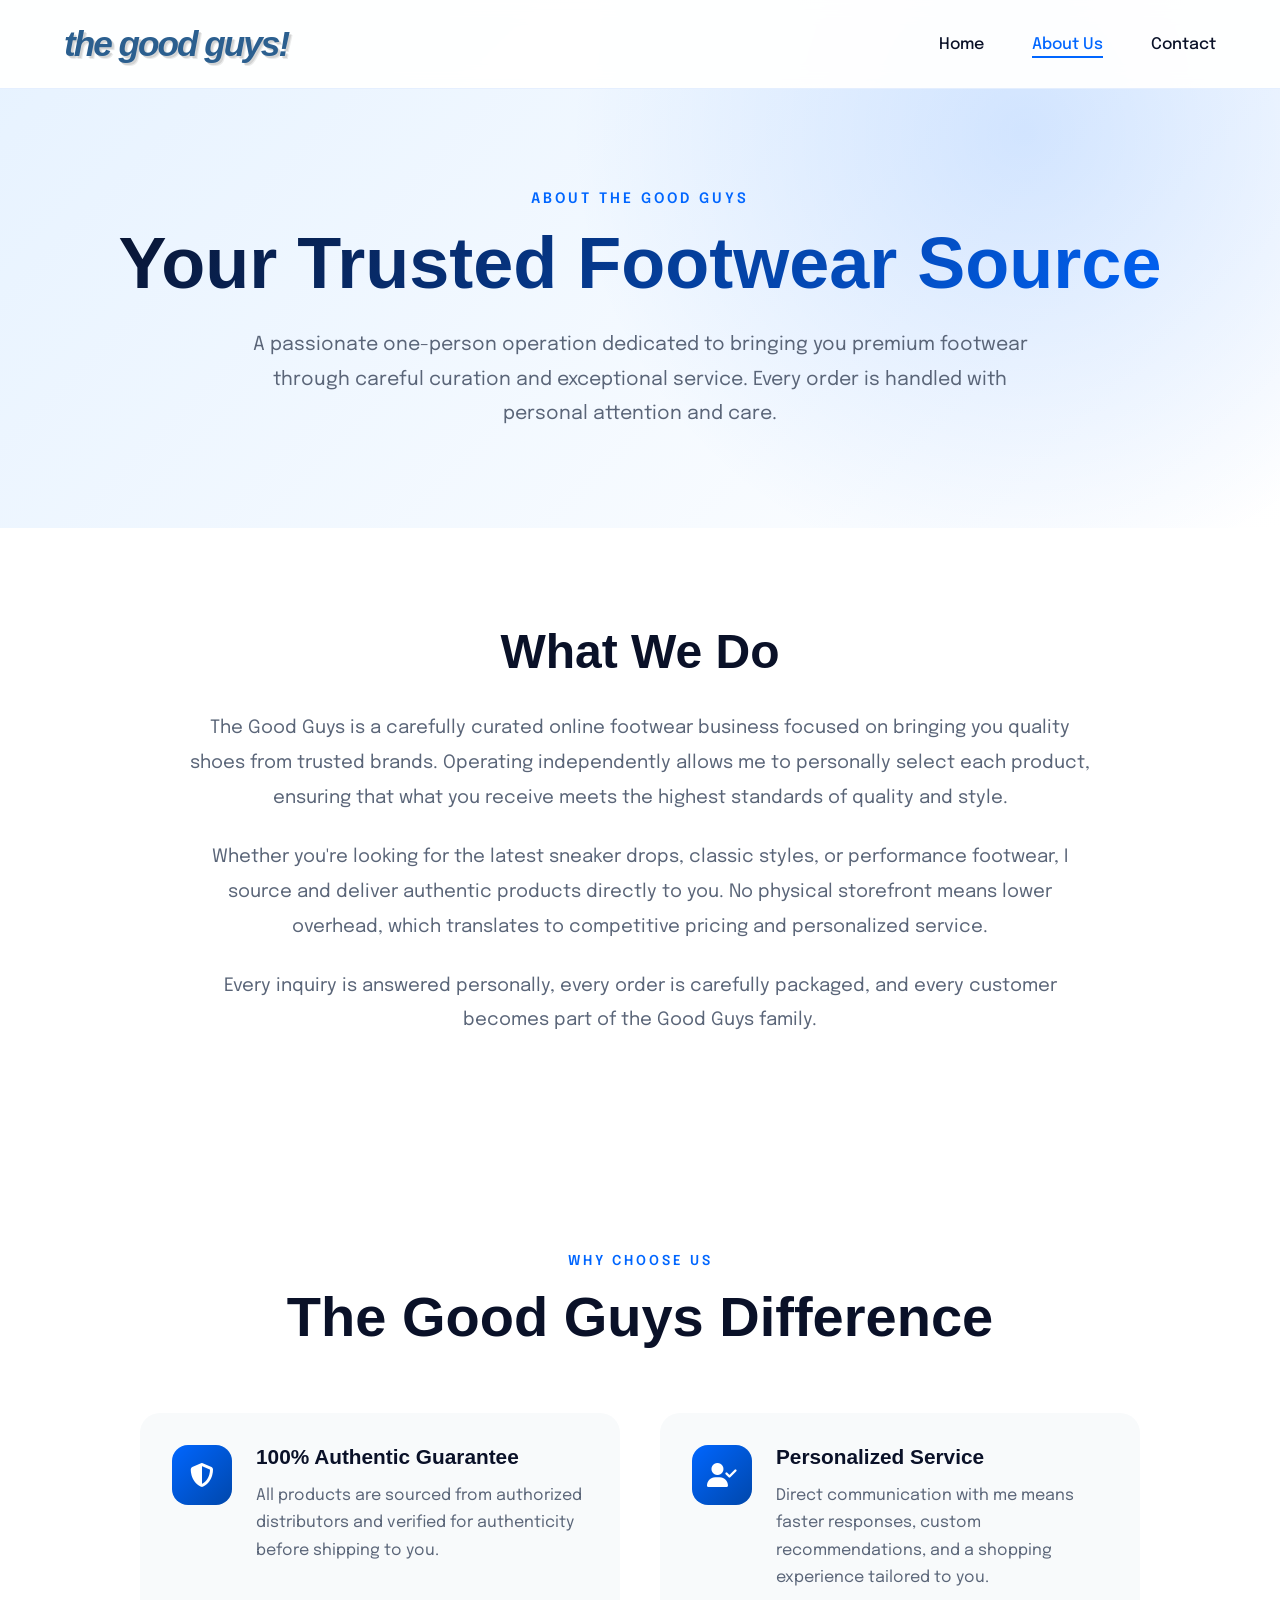
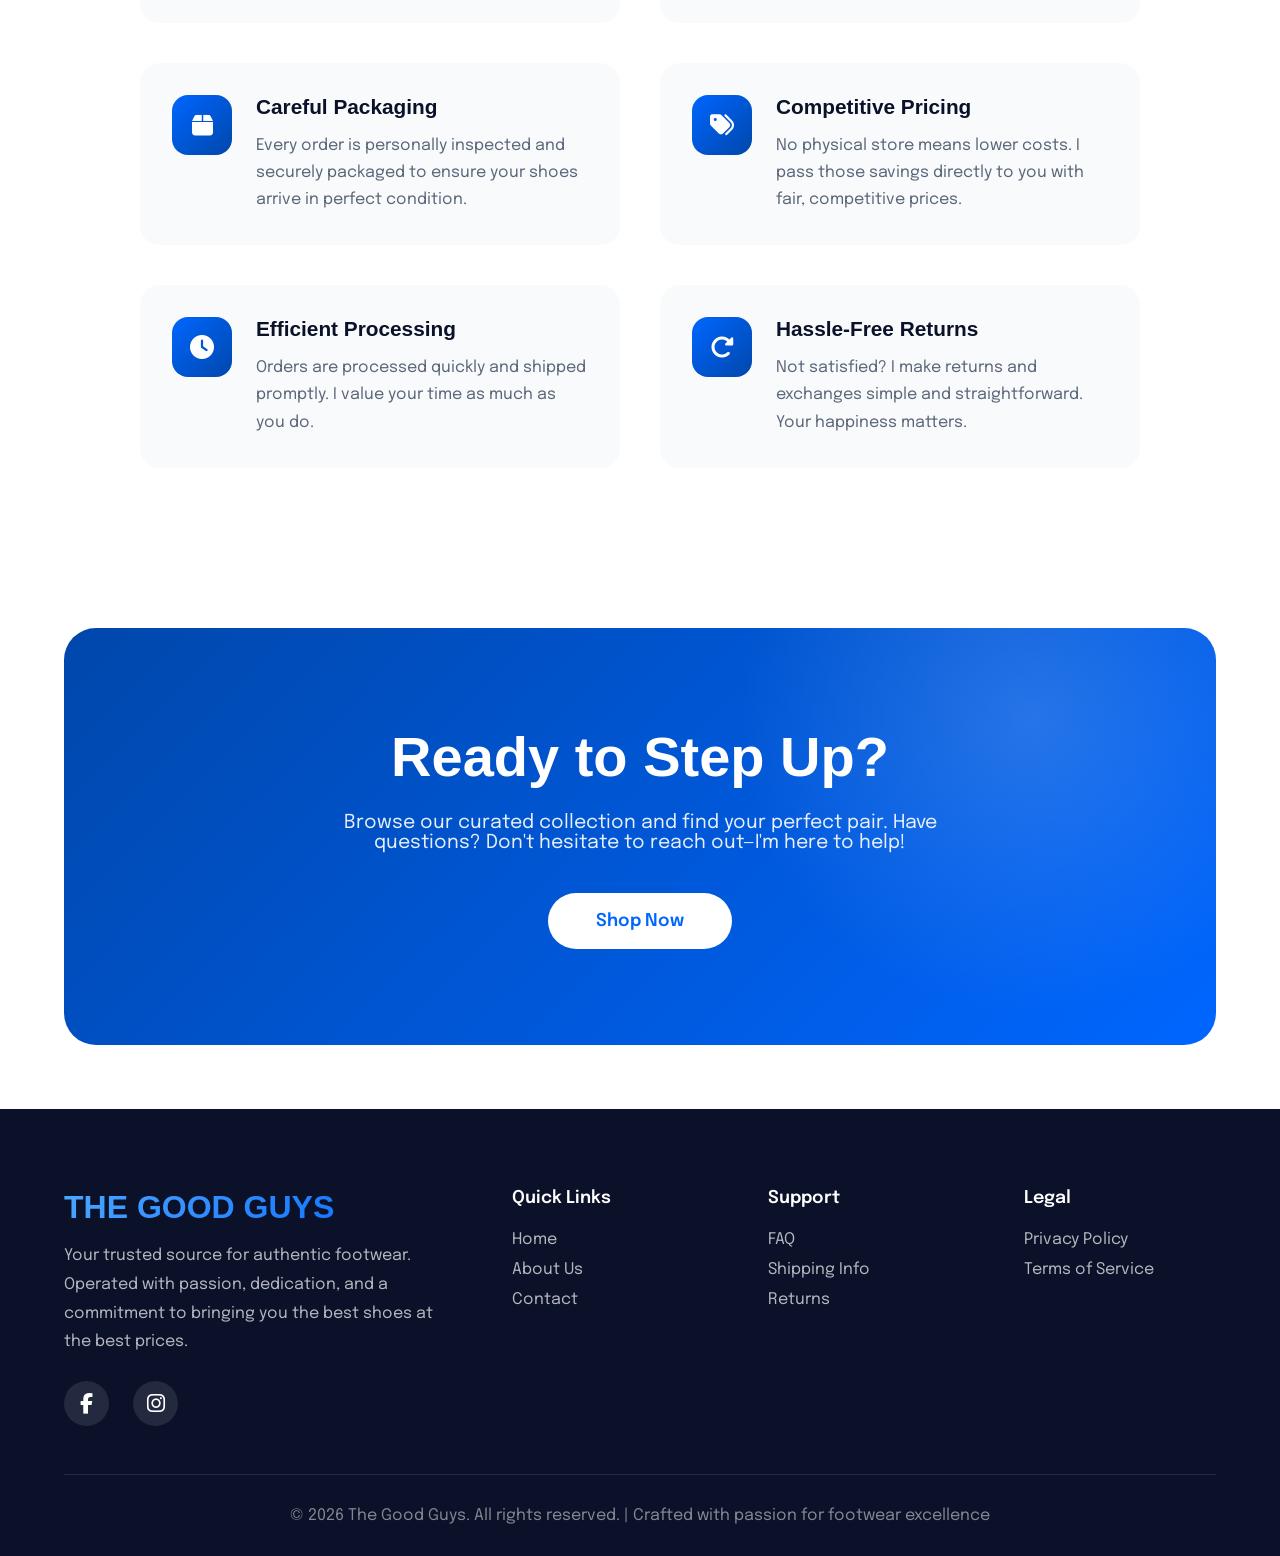
<file: navigations/about.html>
<!DOCTYPE html>
<html lang="en">
<head>
    <meta charset="UTF-8">
    <meta name="viewport" content="width=device-width, initial-scale=1.0">
    <title>About Us - The Good Guys</title>
    <link href="https://fonts.googleapis.com/css2?family=Clash+Display:wght@400;600;700&family=Epilogue:wght@300;400;500;600&display=swap" rel="stylesheet">
    <link rel="stylesheet" href="https://cdnjs.cloudflare.com/ajax/libs/font-awesome/6.4.0/css/all.min.css">
    <style>
        :root {
            --primary-blue: #0066FF;
            --deep-blue: #0047AB;
            --sky-blue: #4DA6FF;
            --ice-blue: #E6F2FF;
            --pure-white: #FFFFFF;
            --off-white: #F8FAFB;
            --dark-text: #0A1128;
            --gray-text: #5A6578;
        }

        * {
            margin: 0;
            padding: 0;
            box-sizing: border-box;
        }

        body {
            font-family: 'Epilogue', sans-serif;
            color: var(--dark-text);
            overflow-x: hidden;
            background: var(--pure-white);
        }

        /* Navigation */
        nav {
            position: fixed;
            top: 0;
            width: 100%;
            padding: 1.5rem 4rem;
            display: flex;
            justify-content: space-between;
            align-items: center;
            z-index: 1000;
            background: rgba(255, 255, 255, 0.95);
            backdrop-filter: blur(10px);
            border-bottom: 1px solid rgba(0, 102, 255, 0.1);
            animation: slideDown 0.8s ease-out;
        }

        @keyframes slideDown {
            from {
                transform: translateY(-100%);
                opacity: 0;
            }
            to {
                transform: translateY(0);
                opacity: 1;
            }
        }

        .logo {
            display: flex;
            align-items: center;
            gap: 0.5rem;
        }

        .logo-text {
            font-family: 'Cooper Black', 'Arial Black', sans-serif;
            font-size: 2.2rem;
            font-weight: 900;
            color: #2B5F8F;
            letter-spacing: -2px;
            text-transform: lowercase;
            position: relative;
            font-style: italic;
            text-shadow: 
                2px 2px 0px rgba(0, 0, 0, 0.1),
                3px 3px 0px rgba(0, 0, 0, 0.08);
            animation: glow 3s ease-in-out infinite;
            text-decoration: none;
        }

        @keyframes glow {
            0%, 100% { filter: drop-shadow(0 0 8px rgba(43, 95, 143, 0.3)); }
            50% { filter: drop-shadow(0 0 20px rgba(43, 95, 143, 0.6)); }
        }

        .nav-links {
            display: flex;
            gap: 3rem;
            list-style: none;
        }

        .nav-links a {
            text-decoration: none;
            color: var(--dark-text);
            font-weight: 500;
            position: relative;
            transition: color 0.3s;
        }

        .nav-links a::after {
            content: '';
            position: absolute;
            bottom: -5px;
            left: 0;
            width: 0;
            height: 2px;
            background: var(--primary-blue);
            transition: width 0.3s ease;
        }

        .nav-links a:hover {
            color: var(--primary-blue);
        }

        .nav-links a:hover::after {
            width: 100%;
        }

        .nav-links a.active {
            color: var(--primary-blue);
        }

        .nav-links a.active::after {
            width: 100%;
        }

        /* Hamburger Menu */
        .hamburger {
            display: none;
            flex-direction: column;
            gap: 5px;
            cursor: pointer;
            z-index: 2000;
        }

        .hamburger span {
            width: 25px;
            height: 3px;
            background: var(--dark-text);
            transition: all 0.3s ease;
            border-radius: 2px;
        }

        .hamburger.active span:nth-child(1) {
            transform: rotate(45deg) translate(8px, 8px);
        }

        .hamburger.active span:nth-child(2) {
            opacity: 0;
        }

        .hamburger.active span:nth-child(3) {
            transform: rotate(-45deg) translate(7px, -7px);
        }

        /* Sidebar */
        .sidebar {
            position: fixed;
            top: 0;
            right: -100%;
            width: 280px;
            height: 100vh;
            background: var(--pure-white);
            box-shadow: -5px 0 25px rgba(0, 0, 0, 0.1);
            z-index: 1500;
            transition: right 0.4s cubic-bezier(0.4, 0, 0.2, 1);
            padding: 6rem 2rem 2rem;
            overflow-y: auto;
        }

        .sidebar.active {
            right: 0;
        }

        .sidebar-overlay {
            position: fixed;
            top: 0;
            left: 0;
            width: 100%;
            height: 100%;
            background: rgba(0, 0, 0, 0.5);
            z-index: 1400;
            opacity: 0;
            visibility: hidden;
            transition: opacity 0.3s ease, visibility 0.3s ease;
        }

        .sidebar-overlay.active {
            opacity: 1;
            visibility: visible;
        }

        .sidebar-links {
            list-style: none;
            padding: 0;
        }

        .sidebar-links li {
            margin-bottom: 0;
        }

        .sidebar-links a {
            display: block;
            padding: 1.2rem 1rem;
            text-decoration: none;
            color: var(--dark-text);
            font-weight: 500;
            font-size: 1.1rem;
            border-bottom: 1px solid var(--ice-blue);
            transition: all 0.3s ease;
            position: relative;
        }

        .sidebar-links a:hover {
            color: var(--primary-blue);
            padding-left: 1.5rem;
            background: var(--ice-blue);
        }

        /* Page Header */
        .page-header {
            padding: 12rem 4rem 6rem;
            background: linear-gradient(135deg, var(--ice-blue) 0%, var(--pure-white) 100%);
            text-align: center;
            position: relative;
            overflow: hidden;
        }

        .page-header::before {
            content: '';
            position: absolute;
            top: -50%;
            right: -20%;
            width: 80%;
            height: 150%;
            background: radial-gradient(circle, rgba(0, 102, 255, 0.15) 0%, transparent 70%);
            animation: float 20s ease-in-out infinite;
        }

        @keyframes float {
            0%, 100% { transform: translate(0, 0) rotate(0deg); }
            33% { transform: translate(50px, -50px) rotate(10deg); }
            66% { transform: translate(-30px, 30px) rotate(-10deg); }
        }

        .page-header-content {
            position: relative;
            z-index: 2;
        }

        .page-tag {
            font-size: 0.9rem;
            font-weight: 600;
            color: var(--primary-blue);
            text-transform: uppercase;
            letter-spacing: 3px;
            margin-bottom: 1rem;
        }

        .page-header h1 {
            font-family: 'Clash Display', sans-serif;
            font-size: 4.5rem;
            font-weight: 700;
            margin-bottom: 1.5rem;
            background: linear-gradient(135deg, var(--dark-text) 0%, var(--primary-blue) 100%);
            -webkit-background-clip: text;
            -webkit-text-fill-color: transparent;
            background-clip: text;
        }

        .page-header p {
            font-size: 1.2rem;
            color: var(--gray-text);
            max-width: 800px;
            margin: 0 auto;
            line-height: 1.8;
        }

        /* Mission Section */
        .mission-section {
            padding: 6rem 4rem;
            background: var(--pure-white);
        }

        .mission-container {
            max-width: 900px;
            margin: 0 auto;
            text-align: center;
        }

        .mission-container h2 {
            font-family: 'Clash Display', sans-serif;
            font-size: 3rem;
            font-weight: 700;
            color: var(--dark-text);
            margin-bottom: 2rem;
        }

        .mission-container p {
            color: var(--gray-text);
            line-height: 1.9;
            margin-bottom: 1.5rem;
            font-size: 1.15rem;
        }

        /* Why Choose Section */
        .why-choose-section {
            padding: 6rem 4rem;
            background: var(--pure-white);
        }

        .section-header {
            text-align: center;
            margin-bottom: 4rem;
        }

        .section-tag {
            font-size: 0.85rem;
            font-weight: 600;
            color: var(--primary-blue);
            text-transform: uppercase;
            letter-spacing: 3px;
            margin-bottom: 1rem;
        }

        .section-header h2 {
            font-family: 'Clash Display', sans-serif;
            font-size: 3.5rem;
            font-weight: 700;
            color: var(--dark-text);
        }

        .why-grid {
            max-width: 1000px;
            margin: 0 auto;
            display: grid;
            grid-template-columns: repeat(2, 1fr);
            gap: 2.5rem;
        }

        .why-item {
            display: flex;
            gap: 1.5rem;
            padding: 2rem;
            background: var(--off-white);
            border-radius: 20px;
            transition: all 0.3s ease;
        }

        .why-item:hover {
            background: var(--ice-blue);
            transform: translateX(10px);
        }

        .why-icon {
            width: 60px;
            height: 60px;
            background: linear-gradient(135deg, var(--primary-blue), var(--deep-blue));
            border-radius: 16px;
            display: flex;
            align-items: center;
            justify-content: center;
            color: white;
            font-size: 1.5rem;
            flex-shrink: 0;
        }

        .why-content h3 {
            font-family: 'Clash Display', sans-serif;
            font-size: 1.3rem;
            font-weight: 600;
            color: var(--dark-text);
            margin-bottom: 0.8rem;
        }

        .why-content p {
            color: var(--gray-text);
            line-height: 1.7;
        }

        /* CTA Section */
        .cta-section {
            padding: 6rem 4rem;
            margin: 4rem;
            background: linear-gradient(135deg, var(--deep-blue) 0%, var(--primary-blue) 100%);
            border-radius: 32px;
            text-align: center;
            position: relative;
            overflow: hidden;
        }

        .cta-section::before {
            content: '';
            position: absolute;
            top: -50%;
            right: -10%;
            width: 600px;
            height: 600px;
            background: radial-gradient(circle, rgba(255, 255, 255, 0.15) 0%, transparent 70%);
            animation: pulse 4s ease-in-out infinite;
        }

        @keyframes pulse {
            0%, 100% { transform: scale(1); opacity: 0.5; }
            50% { transform: scale(1.2); opacity: 0.8; }
        }

        .cta-content {
            position: relative;
            z-index: 2;
            max-width: 700px;
            margin: 0 auto;
            color: white;
        }

        .cta-content h2 {
            font-family: 'Clash Display', sans-serif;
            font-size: 3.5rem;
            font-weight: 700;
            margin-bottom: 1.5rem;
        }

        .cta-content p {
            font-size: 1.2rem;
            margin-bottom: 2.5rem;
            opacity: 0.9;
        }

        .btn-cta {
            padding: 1.2rem 3rem;
            background: white;
            color: var(--primary-blue);
            border: none;
            border-radius: 50px;
            font-family: 'Epilogue', sans-serif;
            font-size: 1.1rem;
            font-weight: 600;
            cursor: pointer;
            transition: all 0.3s ease;
            text-decoration: none;
            display: inline-block;
        }

        .btn-cta:hover {
            transform: translateY(-3px);
            box-shadow: 0 15px 40px rgba(0, 0, 0, 0.2);
        }

        /* Footer */
        footer {
            background: var(--dark-text);
            color: white;
            padding: 5rem 4rem 2rem;
        }

        .footer-content {
            display: grid;
            grid-template-columns: 2fr 1fr 1fr 1fr;
            gap: 4rem;
            margin-bottom: 3rem;
        }

        .footer-brand h3 {
            font-family: 'Clash Display', sans-serif;
            font-size: 2rem;
            margin-bottom: 1rem;
            background: linear-gradient(135deg, var(--sky-blue), var(--primary-blue));
            -webkit-background-clip: text;
            -webkit-text-fill-color: transparent;
            background-clip: text;
        }

        .footer-brand p {
            color: rgba(255, 255, 255, 0.7);
            line-height: 1.8;
        }

        .footer-links h4 {
            font-size: 1.1rem;
            margin-bottom: 1.5rem;
            font-weight: 600;
        }

        .footer-links ul {
            list-style: none;
        }

        .footer-links ul li {
            margin-bottom: 0.8rem;
        }

        .footer-links a {
            color: rgba(255, 255, 255, 0.7);
            text-decoration: none;
            transition: color 0.3s;
        }

        .footer-links a:hover {
            color: var(--sky-blue);
        }

        .footer-socials {
            display: flex;
            gap: 1.5rem;
            margin-top: 1.5rem;
        }

        .social-icon {
            width: 45px;
            height: 45px;
            border-radius: 50%;
            background: rgba(255, 255, 255, 0.1);
            display: flex;
            align-items: center;
            justify-content: center;
            color: white;
            font-size: 1.3rem;
            transition: all 0.3s ease;
            text-decoration: none;
        }

        .social-icon:hover {
            background: var(--primary-blue);
            transform: translateY(-5px);
            box-shadow: 0 10px 20px rgba(0, 102, 255, 0.3);
        }

        .footer-bottom {
            padding-top: 2rem;
            border-top: 1px solid rgba(255, 255, 255, 0.1);
            text-align: center;
            color: rgba(255, 255, 255, 0.5);
        }

        /* Responsive */
        @media (max-width: 1024px) {
            .why-grid {
                grid-template-columns: 1fr;
            }
        }

        @media (max-width: 768px) {
            nav {
                padding: 1rem 1.5rem;
            }

            .logo-text {
                font-size: 1.5rem;
            }

            .nav-links {
                display: none;
            }

            .hamburger {
                display: flex;
            }

            .page-header {
                padding: 8rem 1.5rem 4rem;
            }

            .page-header h1 {
                font-size: 2.5rem;
            }

            .mission-section,
            .why-choose-section {
                padding: 3rem 1.5rem;
            }

            .mission-container h2 {
                font-size: 2rem;
            }

            .cta-section {
                margin: 1.5rem;
                padding: 3rem 1.5rem;
            }

            .cta-content h2 {
                font-size: 2rem;
            }

            .footer-content {
                grid-template-columns: 1fr;
                gap: 2rem;
            }

            footer {
                padding: 3rem 1.5rem 1.5rem;
            }
        }
    </style>
</head>
<body>
    <!-- Sidebar Overlay -->
    <div class="sidebar-overlay" id="sidebarOverlay"></div>

    <!-- Sidebar -->
    <div class="sidebar" id="sidebar">
        <ul class="sidebar-links">
            <li><a href="index.html">Home</a></li>
            <li><a href="about.html">About Us</a></li>
            <li><a href="contactus.html">Contact</a></li>
        </ul>
    </div>

    <!-- Navigation -->
    <nav>
        <div class="logo">
            <a href="index.html" class="logo-text">the good guys!</a>
        </div>
        <ul class="nav-links">
            <li><a href="index.html">Home</a></li>
            <li><a href="about.html" class="active">About Us</a></li>
            <li><a href="contactus.html">Contact</a></li>
        </ul>
        <div class="hamburger" id="hamburger">
            <span></span>
            <span></span>
            <span></span>
        </div>
    </nav>

    <!-- Page Header -->
    <section class="page-header">
        <div class="page-header-content">
            <div class="page-tag">About The Good Guys</div>
            <h1>Your Trusted Footwear Source</h1>
            <p>A passionate one-person operation dedicated to bringing you premium footwear through careful curation and exceptional service. Every order is handled with personal attention and care.</p>
        </div>
    </section>

    <!-- Mission Section -->
    <section class="mission-section">
        <div class="mission-container">
            <h2>What We Do</h2>
            <p>The Good Guys is a carefully curated online footwear business focused on bringing you quality shoes from trusted brands. Operating independently allows me to personally select each product, ensuring that what you receive meets the highest standards of quality and style.</p>
            <p>Whether you're looking for the latest sneaker drops, classic styles, or performance footwear, I source and deliver authentic products directly to you. No physical storefront means lower overhead, which translates to competitive pricing and personalized service.</p>
            <p>Every inquiry is answered personally, every order is carefully packaged, and every customer becomes part of the Good Guys family.</p>
        </div>
    </section>



    <!-- Why Choose Section -->
    <section class="why-choose-section">
        <div class="section-header">
            <div class="section-tag">Why Choose Us</div>
            <h2>The Good Guys Difference</h2>
        </div>

        <div class="why-grid">
            <div class="why-item">
                <div class="why-icon">
                    <i class="fas fa-shield-alt"></i>
                </div>
                <div class="why-content">
                    <h3>100% Authentic Guarantee</h3>
                    <p>All products are sourced from authorized distributors and verified for authenticity before shipping to you.</p>
                </div>
            </div>

            <div class="why-item">
                <div class="why-icon">
                    <i class="fas fa-user-check"></i>
                </div>
                <div class="why-content">
                    <h3>Personalized Service</h3>
                    <p>Direct communication with me means faster responses, custom recommendations, and a shopping experience tailored to you.</p>
                </div>
            </div>

            <div class="why-item">
                <div class="why-icon">
                    <i class="fas fa-box"></i>
                </div>
                <div class="why-content">
                    <h3>Careful Packaging</h3>
                    <p>Every order is personally inspected and securely packaged to ensure your shoes arrive in perfect condition.</p>
                </div>
            </div>

            <div class="why-item">
                <div class="why-icon">
                    <i class="fas fa-tags"></i>
                </div>
                <div class="why-content">
                    <h3>Competitive Pricing</h3>
                    <p>No physical store means lower costs. I pass those savings directly to you with fair, competitive prices.</p>
                </div>
            </div>

            <div class="why-item">
                <div class="why-icon">
                    <i class="fas fa-clock"></i>
                </div>
                <div class="why-content">
                    <h3>Efficient Processing</h3>
                    <p>Orders are processed quickly and shipped promptly. I value your time as much as you do.</p>
                </div>
            </div>

            <div class="why-item">
                <div class="why-icon">
                    <i class="fas fa-redo-alt"></i>
                </div>
                <div class="why-content">
                    <h3>Hassle-Free Returns</h3>
                    <p>Not satisfied? I make returns and exchanges simple and straightforward. Your happiness matters.</p>
                </div>
            </div>
        </div>
    </section>

    <!-- CTA Section -->
    <section class="cta-section">
        <div class="cta-content">
            <h2>Ready to Step Up?</h2>
            <p>Browse our curated collection and find your perfect pair. Have questions? Don't hesitate to reach out—I'm here to help!</p>
            <a href="index.html" class="btn-cta">Shop Now</a>
        </div>
    </section>

    <!-- Footer -->
    <footer>
        <div class="footer-content">
            <div class="footer-brand">
                <h3>THE GOOD GUYS</h3>
                <p>Your trusted source for authentic footwear. Operated with passion, dedication, and a commitment to bringing you the best shoes at the best prices.</p>
                <div class="footer-socials">
                    <a href="https://www.facebook.com/profile.php?id=61563343993074" target="_blank" class="social-icon">
                        <i class="fab fa-facebook-f"></i>
                    </a>
                    <a href="https://www.instagram.com/goodguyfactory?utm_source=ig_web_button_share_sheet&igsh=ZDNlZDc0MzIxNw==" target="_blank" class="social-icon">
                        <i class="fab fa-instagram"></i>
                    </a>
                </div>
            </div>
            <div class="footer-links">
                <h4>Quick Links</h4>
                <ul>
                    <li><a href="index.html">Home</a></li>
                    <li><a href="about.html">About Us</a></li>
                    <li><a href="contactus.html">Contact</a></li>
                </ul>
            </div>
            <div class="footer-links">
                <h4>Support</h4>
                <ul>
                    <li><a href="#">FAQ</a></li>
                    <li><a href="#">Shipping Info</a></li>
                    <li><a href="#">Returns</a></li>
                </ul>
            </div>
            <div class="footer-links">
                <h4>Legal</h4>
                <ul>
                    <li><a href="#">Privacy Policy</a></li>
                    <li><a href="#">Terms of Service</a></li>
                </ul>
            </div>
        </div>
        <div class="footer-bottom">
            <p>&copy; 2026 The Good Guys. All rights reserved. | Crafted with passion for footwear excellence</p>
        </div>
    </footer>

    <script>
        // Hamburger and Sidebar Toggle
        const hamburger = document.getElementById('hamburger');
        const sidebar = document.getElementById('sidebar');
        const sidebarOverlay = document.getElementById('sidebarOverlay');
        const sidebarLinks = document.querySelectorAll('.sidebar-links a');

        hamburger.addEventListener('click', function() {
            hamburger.classList.toggle('active');
            sidebar.classList.toggle('active');
            sidebarOverlay.classList.toggle('active');
            document.body.style.overflow = sidebar.classList.contains('active') ? 'hidden' : '';
        });

        sidebarOverlay.addEventListener('click', function() {
            hamburger.classList.remove('active');
            sidebar.classList.remove('active');
            sidebarOverlay.classList.remove('active');
            document.body.style.overflow = '';
        });

        sidebarLinks.forEach(link => {
            link.addEventListener('click', function() {
                hamburger.classList.remove('active');
                sidebar.classList.remove('active');
                sidebarOverlay.classList.remove('active');
                document.body.style.overflow = '';
            });
        });
    </script>
</body>
</html>
</file>
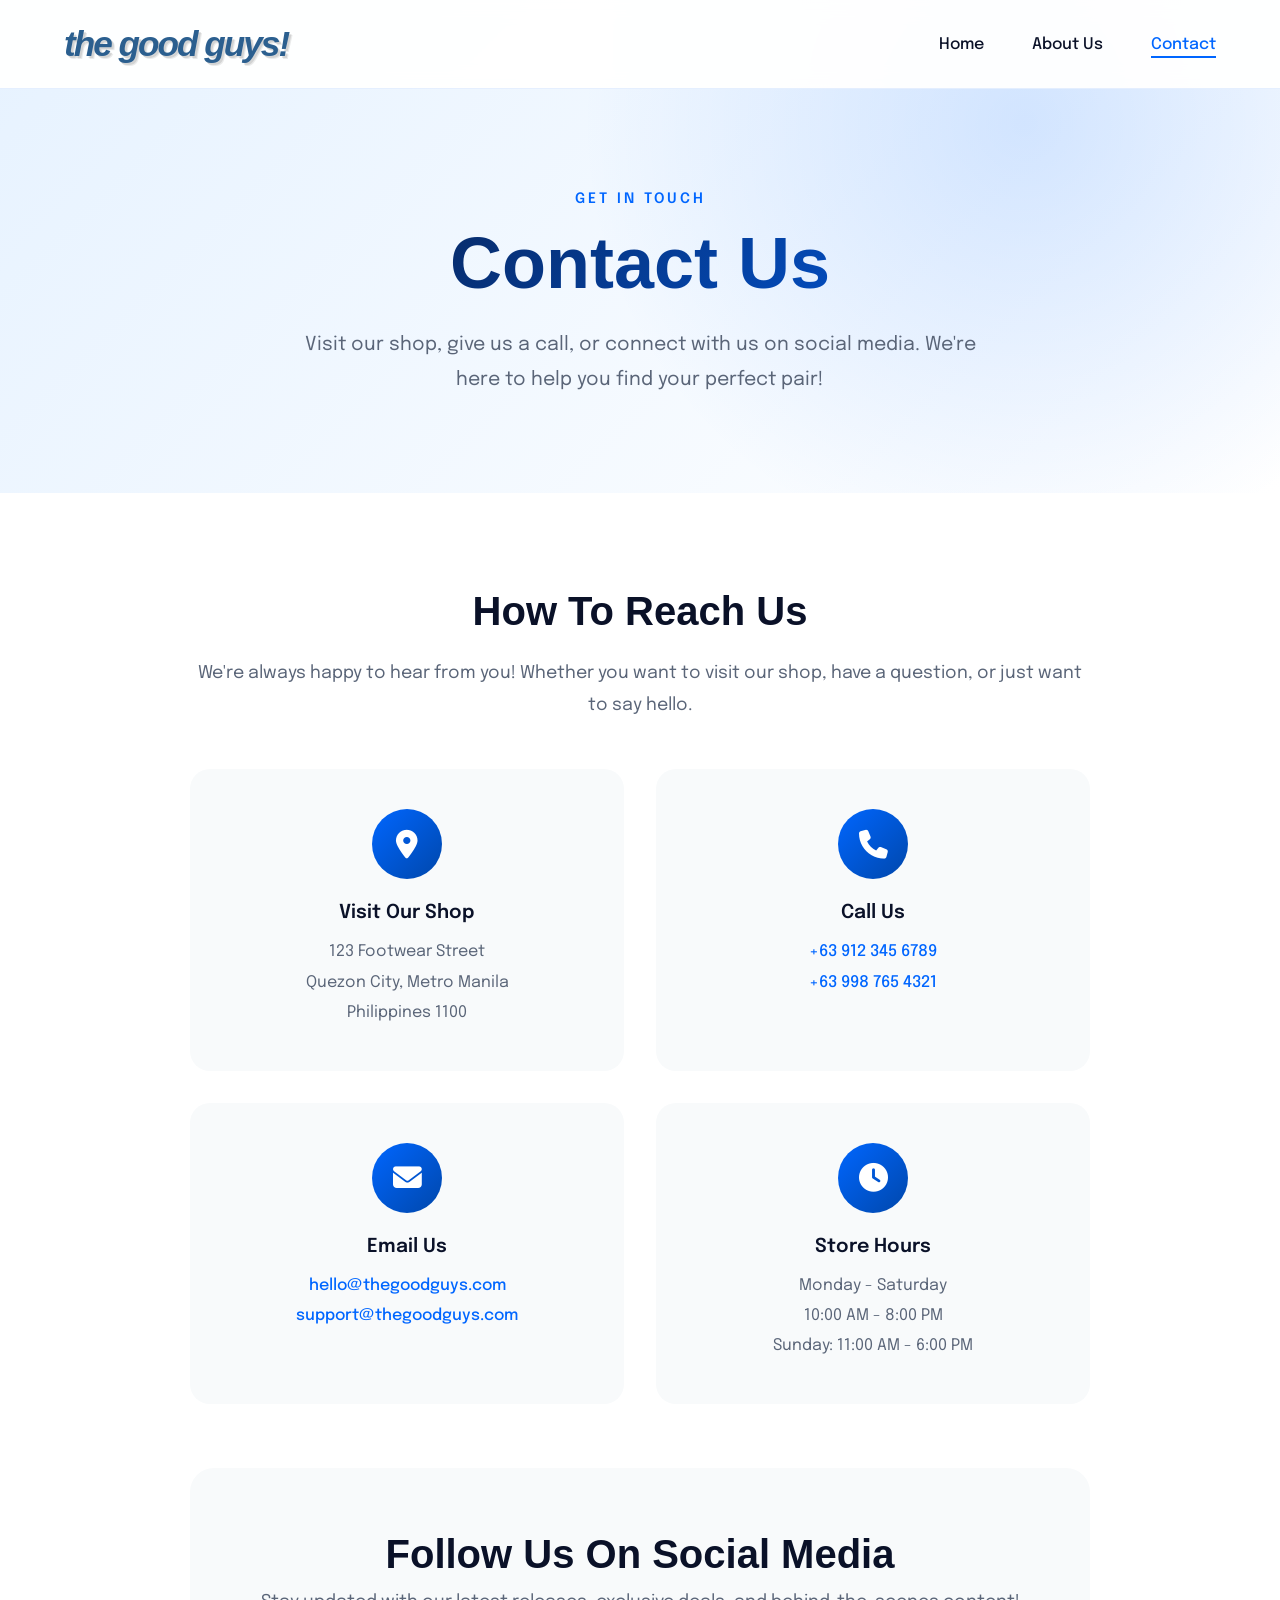
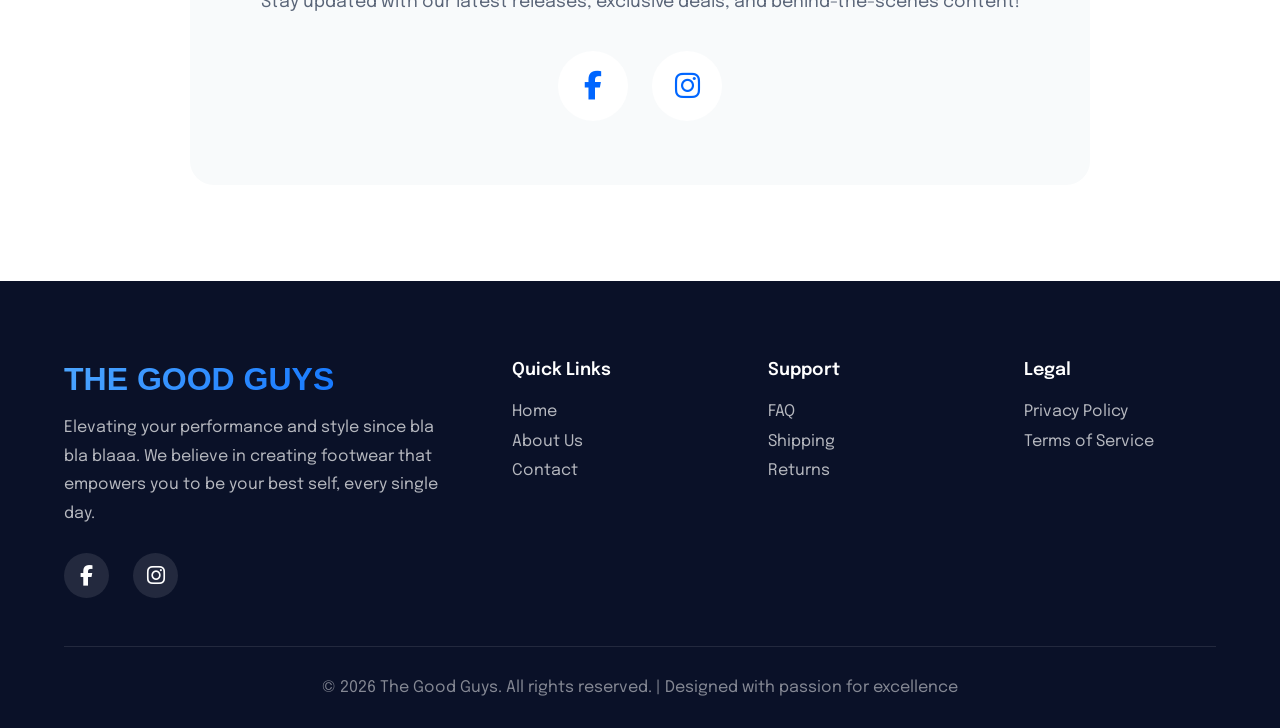
<file: navigations/contactus.html>
<!DOCTYPE html>
<html lang="en">
<head>
    <meta charset="UTF-8">
    <meta name="viewport" content="width=device-width, initial-scale=1.0">
    <title>Contact Us - The Good Guys</title>
    <link href="https://fonts.googleapis.com/css2?family=Clash+Display:wght@400;600;700&family=Epilogue:wght@300;400;500;600&display=swap" rel="stylesheet">
    <link rel="stylesheet" href="https://cdnjs.cloudflare.com/ajax/libs/font-awesome/6.4.0/css/all.min.css">
    <style>
        :root {
            --primary-blue: #0066FF;
            --deep-blue: #0047AB;
            --sky-blue: #4DA6FF;
            --ice-blue: #E6F2FF;
            --pure-white: #FFFFFF;
            --off-white: #F8FAFB;
            --dark-text: #0A1128;
            --gray-text: #5A6578;
        }

        * {
            margin: 0;
            padding: 0;
            box-sizing: border-box;
        }

        body {
            font-family: 'Epilogue', sans-serif;
            color: var(--dark-text);
            overflow-x: hidden;
            background: var(--pure-white);
        }

        /* Navigation */
        nav {
            position: fixed;
            top: 0;
            width: 100%;
            padding: 1.5rem 4rem;
            display: flex;
            justify-content: space-between;
            align-items: center;
            z-index: 1000;
            background: rgba(255, 255, 255, 0.95);
            backdrop-filter: blur(10px);
            border-bottom: 1px solid rgba(0, 102, 255, 0.1);
            animation: slideDown 0.8s ease-out;
        }

        @keyframes slideDown {
            from {
                transform: translateY(-100%);
                opacity: 0;
            }
            to {
                transform: translateY(0);
                opacity: 1;
            }
        }

        .logo {
            display: flex;
            align-items: center;
            gap: 0.5rem;
        }

        .logo-text {
            font-family: 'Cooper Black', 'Arial Black', sans-serif;
            font-size: 2.2rem;
            font-weight: 900;
            color: #2B5F8F;
            letter-spacing: -2px;
            text-transform: lowercase;
            position: relative;
            font-style: italic;
            text-shadow: 
                2px 2px 0px rgba(0, 0, 0, 0.1),
                3px 3px 0px rgba(0, 0, 0, 0.08);
            animation: glow 3s ease-in-out infinite;
            text-decoration: none;
        }

        @keyframes glow {
            0%, 100% { filter: drop-shadow(0 0 8px rgba(43, 95, 143, 0.3)); }
            50% { filter: drop-shadow(0 0 20px rgba(43, 95, 143, 0.6)); }
        }

        .nav-links {
            display: flex;
            gap: 3rem;
            list-style: none;
        }

        .nav-links a {
            text-decoration: none;
            color: var(--dark-text);
            font-weight: 500;
            position: relative;
            transition: color 0.3s;
        }

        .nav-links a::after {
            content: '';
            position: absolute;
            bottom: -5px;
            left: 0;
            width: 0;
            height: 2px;
            background: var(--primary-blue);
            transition: width 0.3s ease;
        }

        .nav-links a:hover {
            color: var(--primary-blue);
        }

        .nav-links a:hover::after {
            width: 100%;
        }

        .nav-links a.active {
            color: var(--primary-blue);
        }

        .nav-links a.active::after {
            width: 100%;
        }

        /* Hamburger Menu */
        .hamburger {
            display: none;
            flex-direction: column;
            gap: 5px;
            cursor: pointer;
            z-index: 2000;
        }

        .hamburger span {
            width: 25px;
            height: 3px;
            background: var(--dark-text);
            transition: all 0.3s ease;
            border-radius: 2px;
        }

        .hamburger.active span:nth-child(1) {
            transform: rotate(45deg) translate(8px, 8px);
        }

        .hamburger.active span:nth-child(2) {
            opacity: 0;
        }

        .hamburger.active span:nth-child(3) {
            transform: rotate(-45deg) translate(7px, -7px);
        }

        /* Sidebar */
        .sidebar {
            position: fixed;
            top: 0;
            right: -100%;
            width: 280px;
            height: 100vh;
            background: var(--pure-white);
            box-shadow: -5px 0 25px rgba(0, 0, 0, 0.1);
            z-index: 1500;
            transition: right 0.4s cubic-bezier(0.4, 0, 0.2, 1);
            padding: 6rem 2rem 2rem;
            overflow-y: auto;
        }

        .sidebar.active {
            right: 0;
        }

        .sidebar-overlay {
            position: fixed;
            top: 0;
            left: 0;
            width: 100%;
            height: 100%;
            background: rgba(0, 0, 0, 0.5);
            z-index: 1400;
            opacity: 0;
            visibility: hidden;
            transition: opacity 0.3s ease, visibility 0.3s ease;
        }

        .sidebar-overlay.active {
            opacity: 1;
            visibility: visible;
        }

        .sidebar-links {
            list-style: none;
            padding: 0;
        }

        .sidebar-links li {
            margin-bottom: 0;
        }

        .sidebar-links a {
            display: block;
            padding: 1.2rem 1rem;
            text-decoration: none;
            color: var(--dark-text);
            font-weight: 500;
            font-size: 1.1rem;
            border-bottom: 1px solid var(--ice-blue);
            transition: all 0.3s ease;
            position: relative;
        }

        .sidebar-links a:hover {
            color: var(--primary-blue);
            padding-left: 1.5rem;
            background: var(--ice-blue);
        }

        /* Page Header */
        .page-header {
            padding: 12rem 4rem 6rem;
            background: linear-gradient(135deg, var(--ice-blue) 0%, var(--pure-white) 100%);
            text-align: center;
            position: relative;
            overflow: hidden;
        }

        .page-header::before {
            content: '';
            position: absolute;
            top: -50%;
            right: -20%;
            width: 80%;
            height: 150%;
            background: radial-gradient(circle, rgba(0, 102, 255, 0.15) 0%, transparent 70%);
            animation: float 20s ease-in-out infinite;
        }

        @keyframes float {
            0%, 100% { transform: translate(0, 0) rotate(0deg); }
            33% { transform: translate(50px, -50px) rotate(10deg); }
            66% { transform: translate(-30px, 30px) rotate(-10deg); }
        }

        .page-header-content {
            position: relative;
            z-index: 2;
        }

        .page-tag {
            font-size: 0.9rem;
            font-weight: 600;
            color: var(--primary-blue);
            text-transform: uppercase;
            letter-spacing: 3px;
            margin-bottom: 1rem;
        }

        .page-header h1 {
            font-family: 'Clash Display', sans-serif;
            font-size: 4.5rem;
            font-weight: 700;
            margin-bottom: 1.5rem;
            background: linear-gradient(135deg, var(--dark-text) 0%, var(--primary-blue) 100%);
            -webkit-background-clip: text;
            -webkit-text-fill-color: transparent;
            background-clip: text;
        }

        .page-header p {
            font-size: 1.2rem;
            color: var(--gray-text);
            max-width: 700px;
            margin: 0 auto;
            line-height: 1.8;
        }

        /* Contact Section */
        .contact-section {
            padding: 6rem 4rem;
            background: var(--pure-white);
        }

        .contact-container {
            max-width: 900px;
            margin: 0 auto;
        }

        .contact-info {
            text-align: center;
        }

        .contact-info h2 {
            font-family: 'Clash Display', sans-serif;
            font-size: 2.5rem;
            font-weight: 700;
            color: var(--dark-text);
            margin-bottom: 1.5rem;
        }

        .contact-info > p {
            color: var(--gray-text);
            line-height: 1.8;
            margin-bottom: 3rem;
            font-size: 1.1rem;
        }

        .contact-details {
            display: grid;
            grid-template-columns: repeat(2, 1fr);
            gap: 2rem;
            margin-bottom: 4rem;
        }

        .contact-item {
            background: var(--off-white);
            padding: 2.5rem 2rem;
            border-radius: 20px;
            transition: all 0.3s ease;
            text-align: center;
        }

        .contact-item:hover {
            background: var(--ice-blue);
            transform: translateY(-10px);
            box-shadow: 0 15px 35px rgba(0, 102, 255, 0.15);
        }

        .contact-icon {
            width: 70px;
            height: 70px;
            background: linear-gradient(135deg, var(--primary-blue), var(--deep-blue));
            border-radius: 50%;
            display: flex;
            align-items: center;
            justify-content: center;
            color: white;
            font-size: 1.8rem;
            margin: 0 auto 1.5rem;
            transition: all 0.3s ease;
        }

        .contact-item:hover .contact-icon {
            transform: scale(1.1);
        }

        .contact-item-content h3 {
            font-size: 1.2rem;
            font-weight: 600;
            color: var(--dark-text);
            margin-bottom: 1rem;
        }

        .contact-item-content p {
            color: var(--gray-text);
            margin: 0.3rem 0;
            font-size: 1rem;
            line-height: 1.6;
        }

        .contact-item-content a {
            color: var(--primary-blue);
            text-decoration: none;
            transition: color 0.3s;
            font-weight: 500;
        }

        .contact-item-content a:hover {
            color: var(--deep-blue);
        }

        /* Social Section */
        .social-section {
            background: var(--off-white);
            padding: 4rem 3rem;
            border-radius: 24px;
            text-align: center;
        }

        .social-section h2 {
            font-family: 'Clash Display', sans-serif;
            font-size: 2.5rem;
            font-weight: 700;
            color: var(--dark-text);
            margin-bottom: 1rem;
        }

        .social-section > p {
            color: var(--gray-text);
            margin-bottom: 2.5rem;
            font-size: 1.1rem;
        }

        .social-links {
            display: flex;
            justify-content: center;
            gap: 1.5rem;
            flex-wrap: wrap;
        }

        .social-link {
            width: 70px;
            height: 70px;
            border-radius: 50%;
            background: white;
            display: flex;
            align-items: center;
            justify-content: center;
            color: var(--primary-blue);
            font-size: 1.8rem;
            transition: all 0.4s ease;
            text-decoration: none;
            position: relative;
        }

        .social-link::before {
            content: '';
            position: absolute;
            top: 0;
            left: 0;
            width: 100%;
            height: 100%;
            border-radius: 50%;
            background: linear-gradient(135deg, var(--primary-blue), var(--deep-blue));
            opacity: 0;
            transition: opacity 0.4s ease;
            z-index: -1;
        }

        .social-link:hover::before {
            opacity: 1;
        }

        .social-link:hover {
            color: white;
            transform: translateY(-8px);
            box-shadow: 0 15px 30px rgba(0, 102, 255, 0.3);
        }

        .social-link i {
            position: relative;
            z-index: 2;
        }

        /* Map Section */
        .map-section {
            padding: 0 4rem 6rem;
        }

        .map-container {
            max-width: 1200px;
            margin: 0 auto;
            border-radius: 24px;
            overflow: hidden;
            box-shadow: 0 10px 40px rgba(0, 102, 255, 0.15);
            height: 450px;
            background: var(--off-white);
            display: flex;
            align-items: center;
            justify-content: center;
            color: var(--gray-text);
        }

        /* Footer */
        footer {
            background: var(--dark-text);
            color: white;
            padding: 5rem 4rem 2rem;
        }

        .footer-content {
            display: grid;
            grid-template-columns: 2fr 1fr 1fr 1fr;
            gap: 4rem;
            margin-bottom: 3rem;
        }

        .footer-brand h3 {
            font-family: 'Clash Display', sans-serif;
            font-size: 2rem;
            margin-bottom: 1rem;
            background: linear-gradient(135deg, var(--sky-blue), var(--primary-blue));
            -webkit-background-clip: text;
            -webkit-text-fill-color: transparent;
            background-clip: text;
        }

        .footer-brand p {
            color: rgba(255, 255, 255, 0.7);
            line-height: 1.8;
        }

        .footer-links h4 {
            font-size: 1.1rem;
            margin-bottom: 1.5rem;
            font-weight: 600;
        }

        .footer-links ul {
            list-style: none;
        }

        .footer-links ul li {
            margin-bottom: 0.8rem;
        }

        .footer-links a {
            color: rgba(255, 255, 255, 0.7);
            text-decoration: none;
            transition: color 0.3s;
        }

        .footer-links a:hover {
            color: var(--sky-blue);
        }

        .footer-socials {
            display: flex;
            gap: 1.5rem;
            margin-top: 1.5rem;
        }

        .social-icon {
            width: 45px;
            height: 45px;
            border-radius: 50%;
            background: rgba(255, 255, 255, 0.1);
            display: flex;
            align-items: center;
            justify-content: center;
            color: white;
            font-size: 1.3rem;
            transition: all 0.3s ease;
            text-decoration: none;
        }

        .social-icon:hover {
            background: var(--primary-blue);
            transform: translateY(-5px);
            box-shadow: 0 10px 20px rgba(0, 102, 255, 0.3);
        }

        .footer-bottom {
            padding-top: 2rem;
            border-top: 1px solid rgba(255, 255, 255, 0.1);
            text-align: center;
            color: rgba(255, 255, 255, 0.5);
        }

        /* Responsive */
        @media (max-width: 768px) {
            nav {
                padding: 1rem 1.5rem;
            }

            .logo-text {
                font-size: 1.5rem;
            }

            .nav-links {
                display: none;
            }

            .hamburger {
                display: flex;
            }

            .page-header {
                padding: 8rem 1.5rem 4rem;
            }

            .page-header h1 {
                font-size: 2.5rem;
            }

            .contact-section {
                padding: 3rem 1.5rem;
            }

            .contact-details {
                grid-template-columns: 1fr;
                gap: 1.5rem;
            }

            .map-section {
                padding: 0 1.5rem 3rem;
            }

            .footer-content {
                grid-template-columns: 1fr;
                gap: 2rem;
            }

            footer {
                padding: 3rem 1.5rem 1.5rem;
            }
        }
    </style>
</head>
<body>
    <!-- Sidebar Overlay -->
    <div class="sidebar-overlay" id="sidebarOverlay"></div>

    <!-- Sidebar -->
    <div class="sidebar" id="sidebar">
        <ul class="sidebar-links">
            <li><a href="index.html">Home</a></li>
            <li><a href="about.html">About Us</a></li>
            <li><a href="contact.html">Contact</a></li>
        </ul>
    </div>

    <!-- Navigation -->
    <nav>
        <div class="logo">
            <a href="index.html" class="logo-text">the good guys!</a>
        </div>
        <ul class="nav-links">
            <li><a href="index.html">Home</a></li>
            <li><a href="about.html">About Us</a></li>
            <li><a href="contact.html" class="active">Contact</a></li>
        </ul>
        <div class="hamburger" id="hamburger">
            <span></span>
            <span></span>
            <span></span>
        </div>
    </nav>

    <!-- Page Header -->
    <section class="page-header">
        <div class="page-header-content">
            <div class="page-tag">Get In Touch</div>
            <h1>Contact Us</h1>
            <p>Visit our shop, give us a call, or connect with us on social media. We're here to help you find your perfect pair!</p>
        </div>
    </section>

    <!-- Contact Section -->
    <section class="contact-section">
        <div class="contact-container">
            <div class="contact-info">
                <h2>How To Reach Us</h2>
                <p>We're always happy to hear from you! Whether you want to visit our shop, have a question, or just want to say hello.</p>

                <div class="contact-details">
                    <div class="contact-item">
                        <div class="contact-icon">
                            <i class="fas fa-map-marker-alt"></i>
                        </div>
                        <div class="contact-item-content">
                            <h3>Visit Our Shop</h3>
                            <p>123 Footwear Street</p>
                            <p>Quezon City, Metro Manila</p>
                            <p>Philippines 1100</p>
                        </div>
                    </div>

                    <div class="contact-item">
                        <div class="contact-icon">
                            <i class="fas fa-phone"></i>
                        </div>
                        <div class="contact-item-content">
                            <h3>Call Us</h3>
                            <p><a href="tel:+639123456789">+63 912 345 6789</a></p>
                            <p><a href="tel:+639987654321">+63 998 765 4321</a></p>
                        </div>
                    </div>

                    <div class="contact-item">
                        <div class="contact-icon">
                            <i class="fas fa-envelope"></i>
                        </div>
                        <div class="contact-item-content">
                            <h3>Email Us</h3>
                            <p><a href="mailto:hello@thegoodguys.com">hello@thegoodguys.com</a></p>
                            <p><a href="mailto:support@thegoodguys.com">support@thegoodguys.com</a></p>
                        </div>
                    </div>

                    <div class="contact-item">
                        <div class="contact-icon">
                            <i class="fas fa-clock"></i>
                        </div>
                        <div class="contact-item-content">
                            <h3>Store Hours</h3>
                            <p>Monday - Saturday</p>
                            <p>10:00 AM - 8:00 PM</p>
                            <p>Sunday: 11:00 AM - 6:00 PM</p>
                        </div>
                    </div>
                </div>

                <!-- Social Media Section -->
                <div class="social-section">
                    <h2>Follow Us On Social Media</h2>
                    <p>Stay updated with our latest releases, exclusive deals, and behind-the-scenes content!</p>
                    <div class="social-links">
                        <a href="https://www.facebook.com/profile.php?id=61563343993074" target="_blank" class="social-link" title="Facebook">
                            <i class="fab fa-facebook-f"></i>
                        </a>
                        <a href="https://www.instagram.com/goodguyfactory?utm_source=ig_web_button_share_sheet&igsh=ZDNlZDc0MzIxNw==" target="_blank" class="social-link" title="Instagram">
                            <i class="fab fa-instagram"></i>
                        </a>
                    </div>
                </div>
            </div>
        </div>
    </section>

    <!-- Footer -->
    <footer>
        <div class="footer-content">
            <div class="footer-brand">
                <h3>THE GOOD GUYS</h3>
                <p>Elevating your performance and style since bla bla blaaa. We believe in creating footwear that empowers you to be your best self, every single day.</p>
                <div class="footer-socials">
                    <a href="https://www.facebook.com/profile.php?id=61563343993074" target="_blank" class="social-icon">
                        <i class="fab fa-facebook-f"></i>
                    </a>
                    <a href="https://www.instagram.com/goodguyfactory?utm_source=ig_web_button_share_sheet&igsh=ZDNlZDc0MzIxNw==" target="_blank" class="social-icon">
                        <i class="fab fa-instagram"></i>
                    </a>
                </div>
            </div>
            <div class="footer-links">
                <h4>Quick Links</h4>
                <ul>
                    <li><a href="index.html">Home</a></li>
                    <li><a href="about.html">About Us</a></li>
                    <li><a href="contact.html">Contact</a></li>
                </ul>
            </div>
            <div class="footer-links">
                <h4>Support</h4>
                <ul>
                    <li><a href="#">FAQ</a></li>
                    <li><a href="#">Shipping</a></li>
                    <li><a href="#">Returns</a></li>
                </ul>
            </div>
            <div class="footer-links">
                <h4>Legal</h4>
                <ul>
                    <li><a href="#">Privacy Policy</a></li>
                    <li><a href="#">Terms of Service</a></li>
                </ul>
            </div>
        </div>
        <div class="footer-bottom">
            <p>&copy; 2026 The Good Guys. All rights reserved. | Designed with passion for excellence</p>
        </div>
    </footer>

    <script>
        // Hamburger and Sidebar Toggle
        const hamburger = document.getElementById('hamburger');
        const sidebar = document.getElementById('sidebar');
        const sidebarOverlay = document.getElementById('sidebarOverlay');
        const sidebarLinks = document.querySelectorAll('.sidebar-links a');

        hamburger.addEventListener('click', function() {
            hamburger.classList.toggle('active');
            sidebar.classList.toggle('active');
            sidebarOverlay.classList.toggle('active');
            document.body.style.overflow = sidebar.classList.contains('active') ? 'hidden' : '';
        });

        sidebarOverlay.addEventListener('click', function() {
            hamburger.classList.remove('active');
            sidebar.classList.remove('active');
            sidebarOverlay.classList.remove('active');
            document.body.style.overflow = '';
        });

        sidebarLinks.forEach(link => {
            link.addEventListener('click', function() {
                hamburger.classList.remove('active');
                sidebar.classList.remove('active');
                sidebarOverlay.classList.remove('active');
                document.body.style.overflow = '';
            });
        });
    </script>
</body>
</html>
</file>
